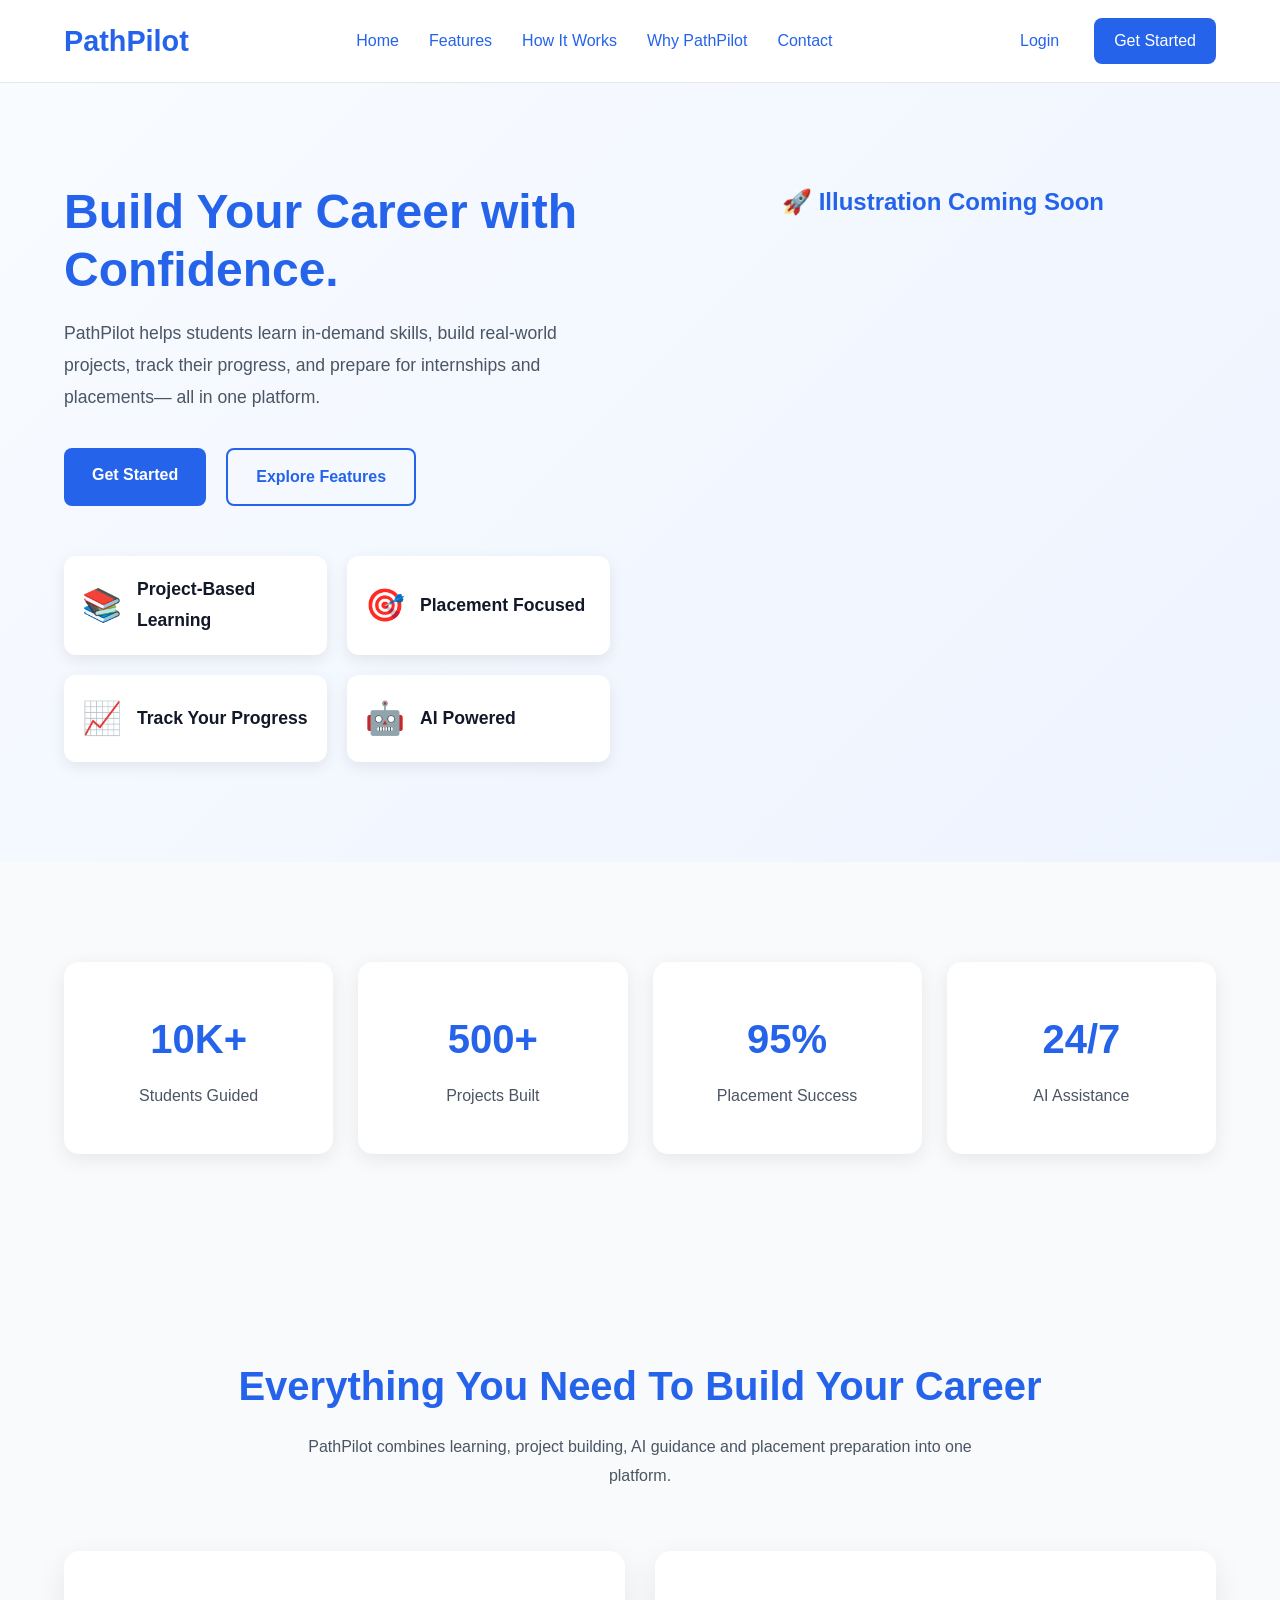
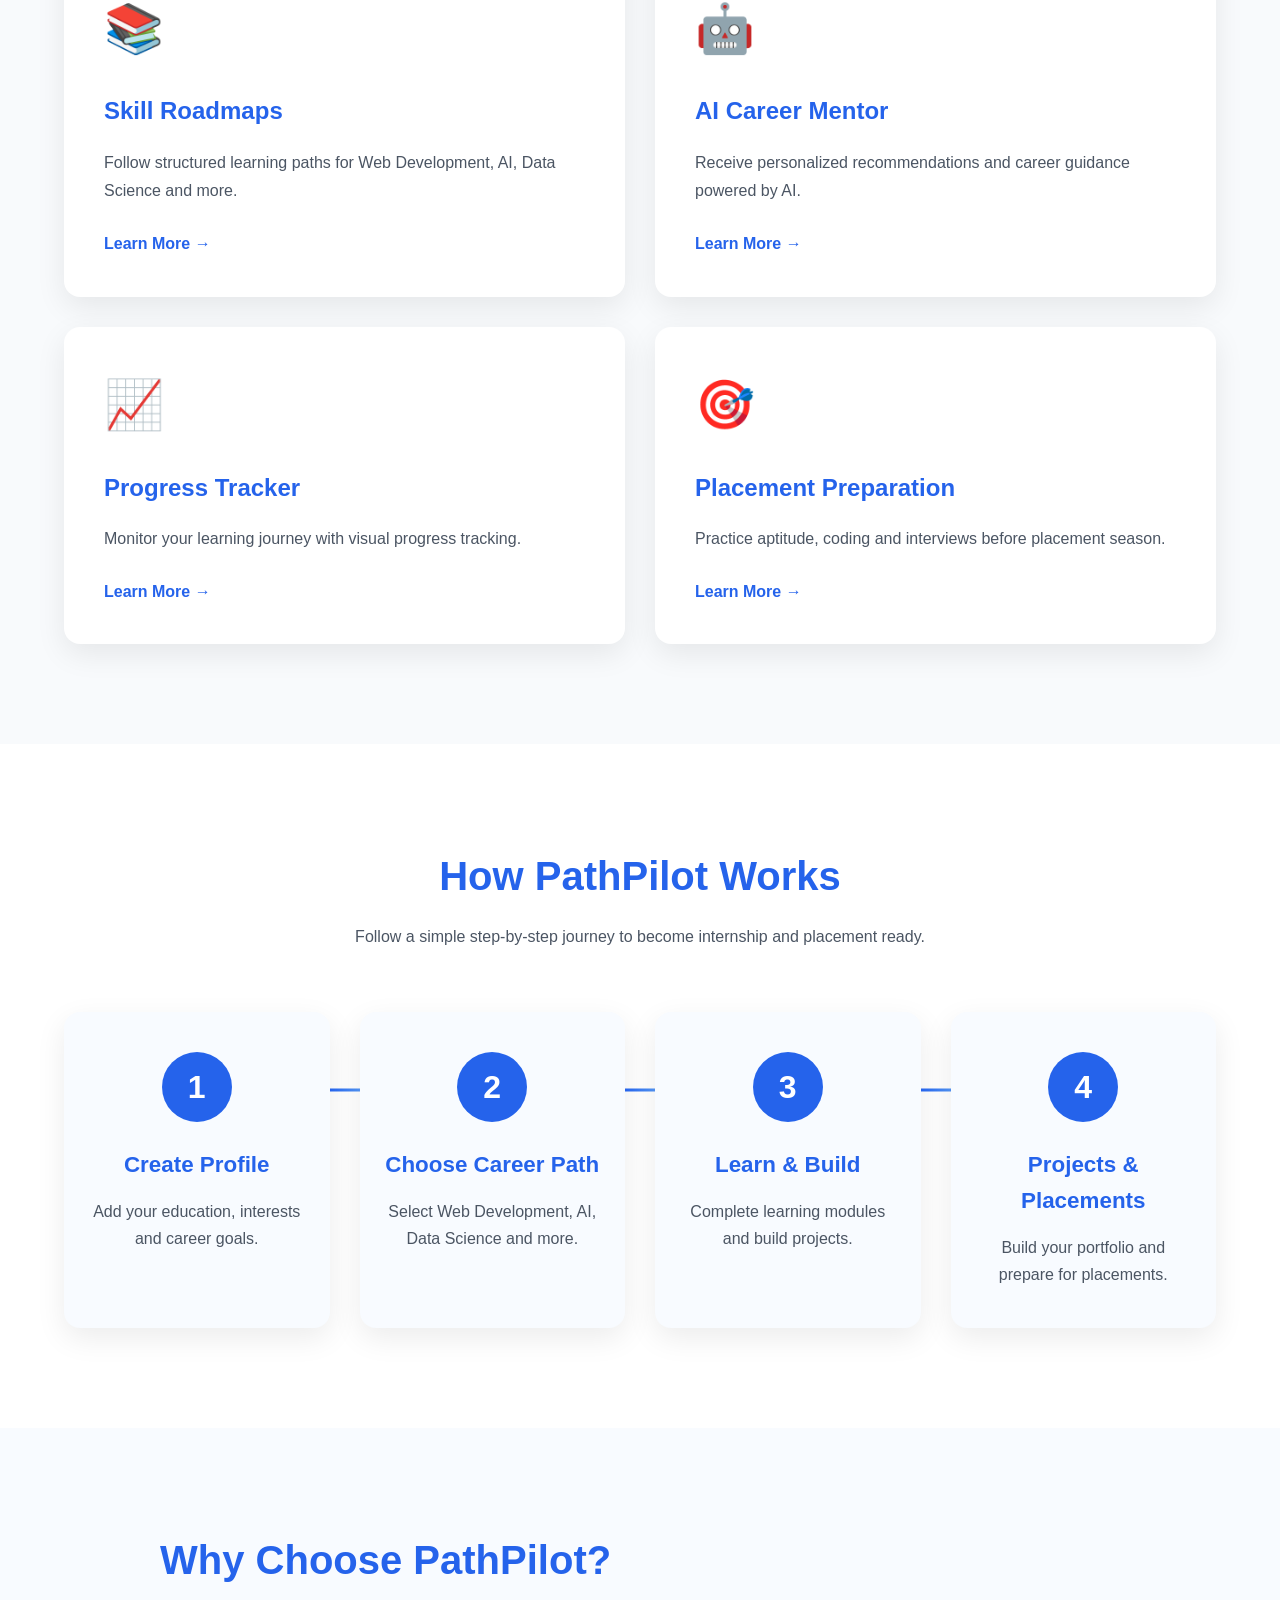
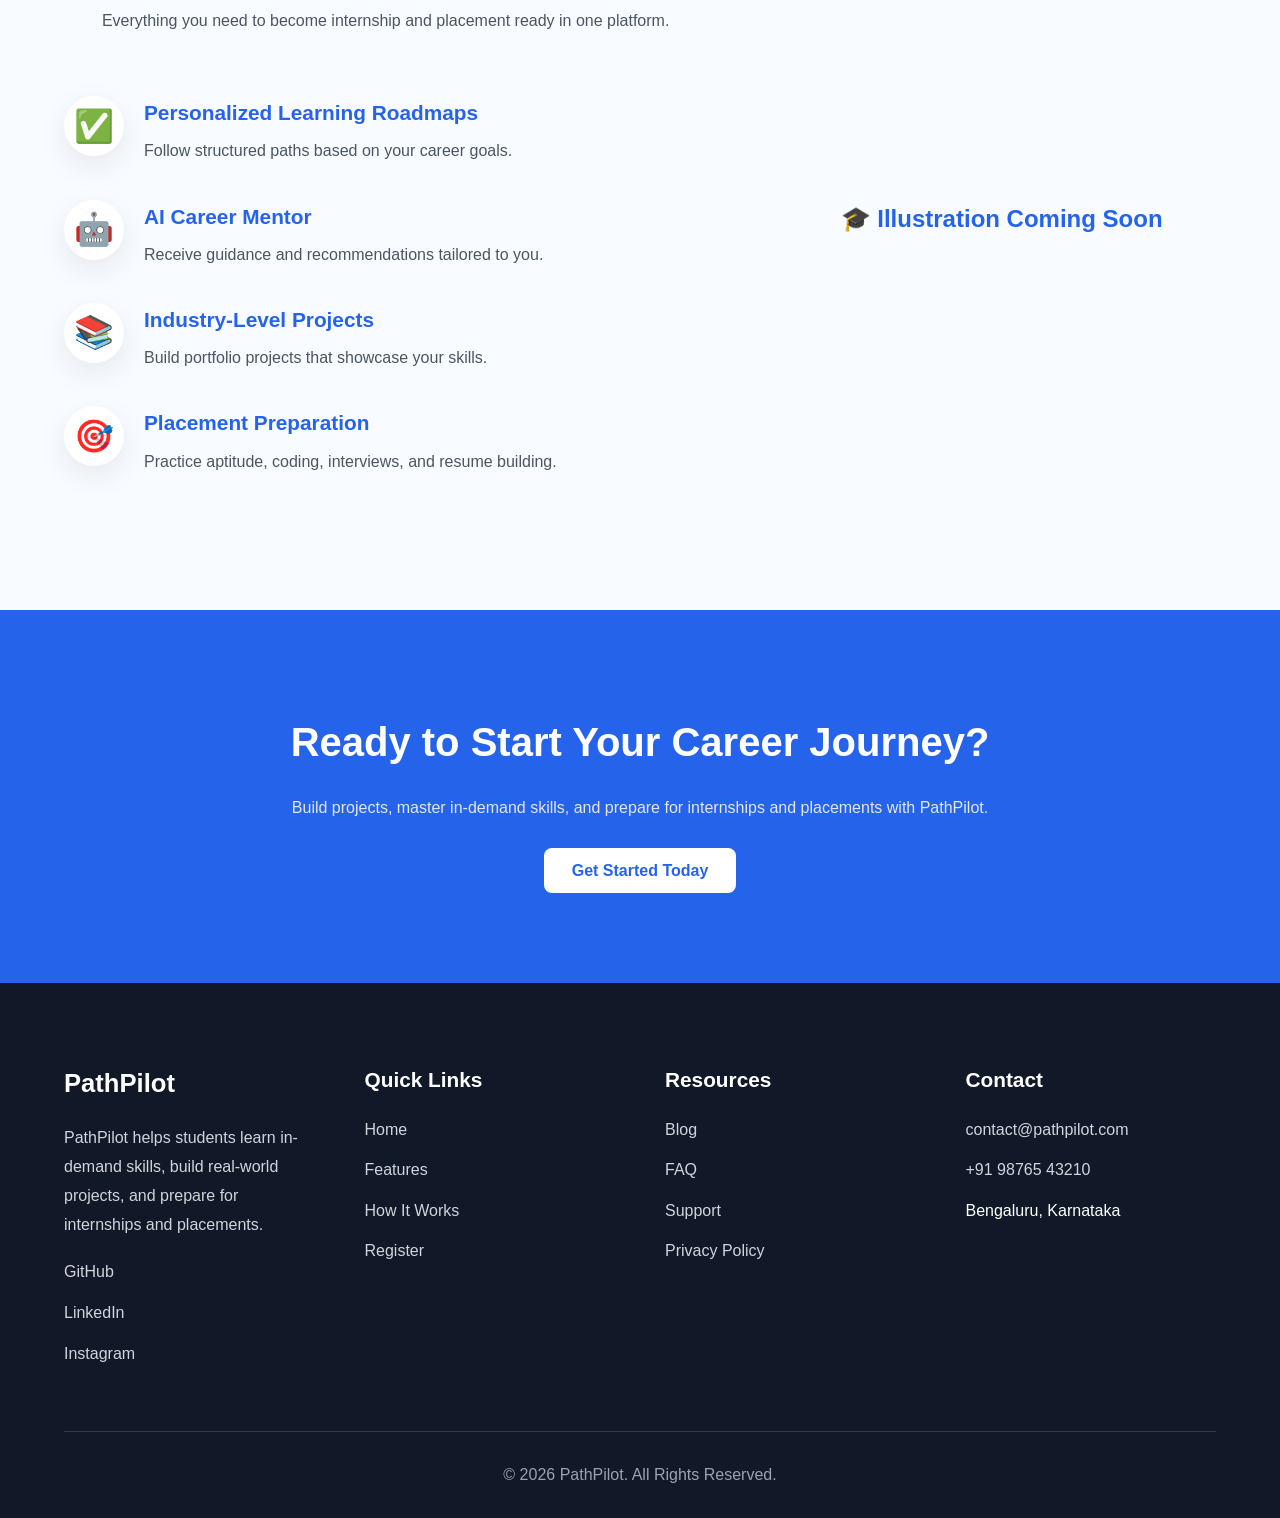
<file: frontend/index.html>
<!DOCTYPE html>
<html lang="en">
<head>
    <meta charset="UTF-8">
    <meta name="viewport" content="width=device-width, initial-scale=1.0">
    <title>PathPilot | Your Personalized Career Development Hub</title>
    <link rel="stylesheet" href="assets/css/style.css">
</head>
<body>

    <!-- Header -->
    <header>
      <nav class="navbar">
        <div class="container">

          <div class="logo">
            <h1><a href="index.html">PathPilot</a></h1>
          </div>

          <ul class="nav-links">
              <li><a href="#hero">Home</a></li>
              <li><a href="#features">Features</a></li>
              <li><a href="#how-it-works">How It Works</a></li>
              <li><a href="#why-pathpilot">Why PathPilot</a></li>
              <li><a href="#contact">Contact</a></li>
          </ul>

            <div class="nav-buttons">
                <a href="#" class="btn-login" aria-disabled="true">Login</a>
                <a href="pages/profile.html" class="btn-primary">Get Started</a>
            </div>
            <button class="menu-toggle" aria-label="Open navigation">
                ☰
            </button>

        </div>
      </nav>

    </header>

    <!-- Main Content -->
    <main>

        <!-- Hero Section -->
        <!-- ================= HERO SECTION ================= -->
      <section id="hero">

          <div class="container">

              <div class="hero-content">

                  <!-- LEFT COLUMN -->
                  <div class="hero-text">

                      <h2>Build Your Career with Confidence.</h2>

                      <p>
                          PathPilot helps students learn in-demand skills,
                          build real-world projects, track their progress,
                          and prepare for internships and placements—
                          all in one platform.
                      </p>

                      <div class="hero-buttons">
                          <a href="pages/profile.html" class="btn-primary">Get Started</a>
                          <a href="#" class="btn-secondary">Explore Features</a>
                      </div>

                      <div class="hero-features">

                        <div class="feature-card">
                            <span>📚</span>
                            <p>Project-Based Learning</p>
                        </div>

                        <div class="feature-card">
                            <span>🎯</span>
                            <p>Placement Focused</p>
                        </div>

                        <div class="feature-card">
                            <span>📈</span>
                            <p>Track Your Progress</p>
                        </div>

                        <div class="feature-card">
                            <span>🤖</span>
                            <p>AI Powered</p>
                        </div>

                      </div>

                  </div>

                  <!-- RIGHT COLUMN -->
                  <div class="hero-image">

                      <h2>🚀 Illustration Coming Soon</h2>

                  </div>

              </div>

          </div>

      </section>

      <section id="statistics">

    <div class="container">

        <div class="stats-grid">

            <div class="stat-card">
                <h3>10K+</h3>
                <p>Students Guided</p>
            </div>

            <div class="stat-card">
                <h3>500+</h3>
                <p>Projects Built</p>
            </div>

            <div class="stat-card">
                <h3>95%</h3>
                <p>Placement Success</p>
            </div>

            <div class="stat-card">
                <h3>24/7</h3>
                <p>AI Assistance</p>
            </div>

        </div>

    </div>

  </section>


        <!-- Features Section -->
        <section id="features">

          <div class="container">

              <div class="section-heading">

                  <h2>Everything You Need To Build Your Career</h2>

                  <p>
                      PathPilot combines learning, project building,
                      AI guidance and placement preparation into one platform.
                  </p>

              </div>

              <div class="features-grid">

                  <div class="feature-box">

                      <div class="feature-icon">📚</div>

                      <h3>Skill Roadmaps</h3>

                      <p>
                          Follow structured learning paths for Web Development,
                          AI, Data Science and more.
                      </p>

                      <a href="#">Learn More →</a>

                  </div>

                  <div class="feature-box">

                      <div class="feature-icon">🤖</div>

                      <h3>AI Career Mentor</h3>

                      <p>
                          Receive personalized recommendations and career
                          guidance powered by AI.
                      </p>

                      <a href="#">Learn More →</a>

                  </div>

                  <div class="feature-box">

                      <div class="feature-icon">📈</div>

                      <h3>Progress Tracker</h3>

                      <p>
                          Monitor your learning journey with visual progress
                          tracking.
                      </p>

                      <a href="#">Learn More →</a>

                  </div>

                  <div class="feature-box">

                      <div class="feature-icon">🎯</div>

                      <h3>Placement Preparation</h3>

                      <p>
                          Practice aptitude, coding and interviews before
                          placement season.
                      </p>

                      <a href="#">Learn More →</a>

                  </div>

              </div>

          </div>

      </section>

        <!-- How It Works Section -->
        <section id="how-it-works">

            <div class="container">

                <div class="section-heading">

                    <h2>How PathPilot Works</h2>

                    <p>
                        Follow a simple step-by-step journey to become
                        internship and placement ready.
                    </p>

                </div>

                <div class="timeline">

                    <div class="step">
                        <div class="step-number">1</div>
                        <h3>Create Profile</h3>
                        <p>
                            Add your education, interests and career goals.
                        </p>
                    </div>

                    <div class="step">
                        <div class="step-number">2</div>
                        <h3>Choose Career Path</h3>
                        <p>
                            Select Web Development, AI, Data Science and more.
                        </p>
                    </div>

                    <div class="step">
                        <div class="step-number">3</div>
                        <h3>Learn & Build</h3>
                        <p>
                            Complete learning modules and build projects.
                        </p>
                    </div>

                    <div class="step">
                        <div class="step-number">4</div>
                        <h3>Projects & Placements</h3>
                        <p>
                            Build your portfolio and prepare for placements.
                        </p>
                    </div>

                </div>

            </div>

        </section>

        <!-- Why Choose PathPilot -->
        <section id="why-pathpilot">

            <div class="container">

                <div class="why-content">

                    <div class="why-text">

                        <div class="section-heading">
                            <h2>Why Choose PathPilot?</h2>

                            <p>
                                Everything you need to become internship
                                and placement ready in one platform.
                            </p>
                        </div>

                        <div class="benefit">

                            <div class="benefit-icon">✅</div>

                            <div class="benefit-text">
                                <h3>Personalized Learning Roadmaps</h3>
                                <p>Follow structured paths based on your career goals.</p>
                            </div>

                        </div>

                        <div class="benefit">

                            <div class="benefit-icon">🤖</div>

                            <div class="benefit-text">
                                <h3>AI Career Mentor</h3>
                                <p>Receive guidance and recommendations tailored to you.</p>
                            </div>

                        </div>

                        <div class="benefit">

                            <div class="benefit-icon">📚</div>

                            <div class="benefit-text">
                                <h3>Industry-Level Projects</h3>
                                <p>Build portfolio projects that showcase your skills.</p>
                            </div>

                        </div>

                        <div class="benefit">

                            <div class="benefit-icon">🎯</div>

                            <div class="benefit-text">
                                <h3>Placement Preparation</h3>
                                <p>Practice aptitude, coding, interviews, and resume building.</p>
                            </div>

                        </div>

                    </div>

                    <div class="why-image">

                        <h2>🎓 Illustration Coming Soon</h2>

                    </div>

                </div>

            </div>

        </section>

        <!-- Call To Action -->
        <section id="cta">
            <div class="container">
                <div class="cta-content">

                    <h2>Ready to Start Your Career Journey?</h2>

                    <p>
                        Build projects, master in-demand skills, and prepare for internships
                        and placements with PathPilot.
                    </p>

                    <a href="pages/profile.html" class="btn-primary">
                        Get Started Today
                    </a>

                </div>
            </div>
        </section>

    </main>

    <!-- Footer -->
    <footer id="contact">

        <div class="container">

            <div class="footer-grid">

                <!-- Column 1 -->
                <div class="footer-column">

                    <h3>
                        <a href="#hero" class="footer-logo">PathPilot</a>
                    </h3>

                    <p>
                        PathPilot helps students learn in-demand skills,
                        build real-world projects, and prepare for
                        internships and placements.
                    </p>

                    <ul class="social-links">

                        <li>
                            <a href="https://github.com/kr-aaditya"
                                target="_blank"
                                rel="noopener noreferrer">
                                    GitHub
                            </a>
                        </li>

                        <li>
                            <a href="https://www.linkedin.com/in/aaditya-kumar-636170346"
                                target="_blank"
                                rel="noopener noreferrer">
                                    LinkedIn
                            </a>
                        </li>

                        <li>
                            <a href="https://instagram.com/kr_aaditya4"
                            target="_blank"
                            rel="noopener noreferrer">
                                Instagram
                            </a>
                        </li>

                    </ul>

                </div>

                <!-- Column 2 -->
                <div class="footer-column">

                    <h3>Quick Links</h3>

                    <ul>

                        <li><a href="#hero">Home</a></li>

                        <li><a href="#features">Features</a></li>

                        <li><a href="#how-it-works">How It Works</a></li>

                        <li><a href="pages/register.html">Register</a></li>

                    </ul>

                </div>

                <!-- Column 3 -->
                <div class="footer-column">

                    <h3>Resources</h3>

                    <ul>

                        <li><a href="#">Blog</a></li>

                        <li><a href="#">FAQ</a></li>

                        <li><a href="#">Support</a></li>

                        <li><a href="#">Privacy Policy</a></li>

                    </ul>

                </div>

                <!-- Column 4 -->
                <div class="footer-column">

                    <h3>Contact</h3>

                    <ul>

                        <li>
                            <a href="mailto:contact@pathpilot.com">
                                contact@pathpilot.com
                            </a>
                        </li>

                        <li>
                            <a href="tel:+919876543210">
                                +91 98765 43210
                            </a>
                        </li>

                        <li>
                            Bengaluru, Karnataka
                        </li>

                    </ul>

                </div>

            </div>

            <hr>

            <div class="footer-bottom">

                <p>
                    &copy; 2026 PathPilot. All Rights Reserved.
                </p>

            </div>

        </div>

    </footer>
<script src="assets/js/script.js"></script>
</body>
</html>
</file>
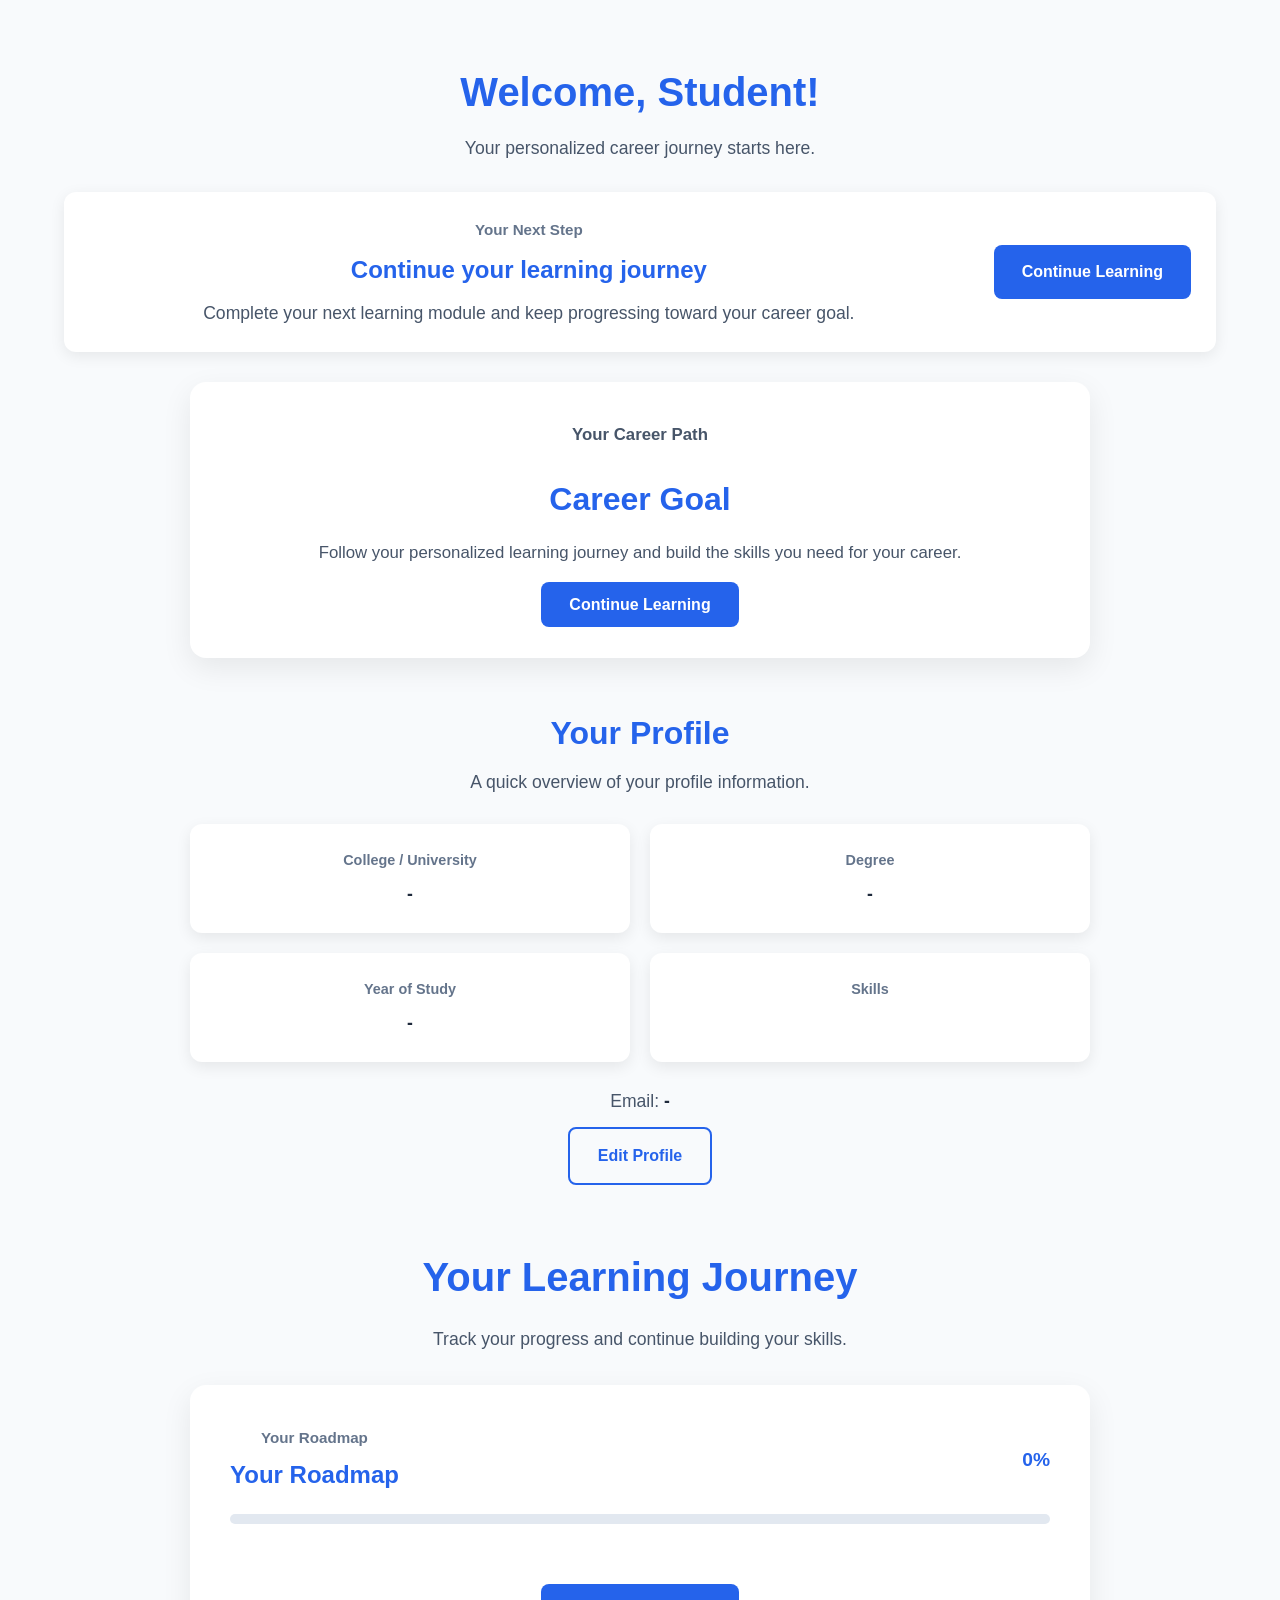
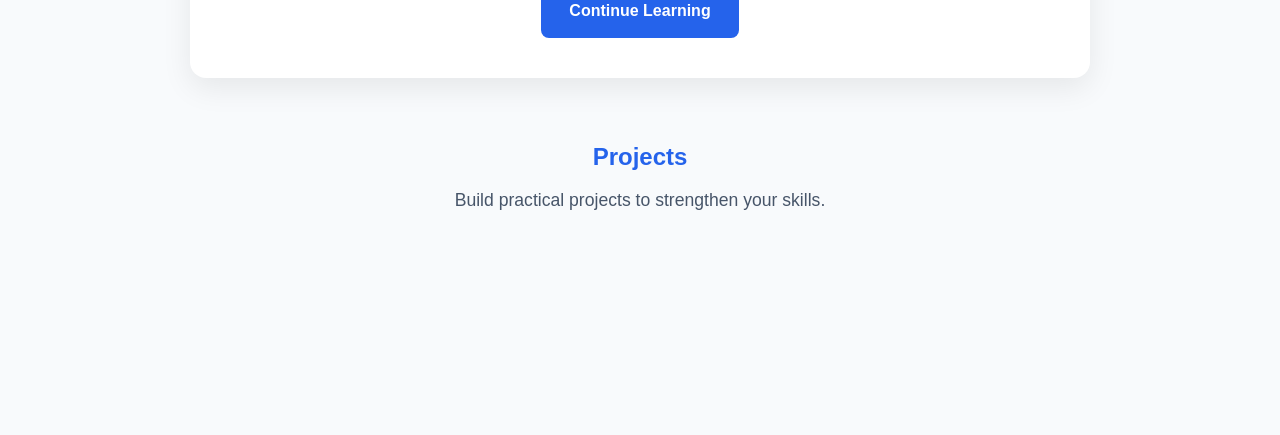
<file: frontend/pages/dashboard.html>
<!DOCTYPE html>
<html lang="en">

<head>

    <meta charset="UTF-8">

    <meta name="viewport"
          content="width=device-width, initial-scale=1.0">

    <title>Dashboard | PathPilot</title>

    <link rel="stylesheet" href="../assets/css/style.css">

</head>

<body>

    <main>

        <section class="dashboard-section">

            <div class="container">

              <div class="dashboard-header">

                <h1>Welcome, <span id="user-name">Student</span>!</h1>

                <p>
                  Your personalized career journey starts here.
                </p>
                <div class="next-step-card">

                    <div class="next-step-content">

                        <span class="card-label">Your Next Step</span>

                        <h2 id="next-step-title">
                            Continue your learning journey
                        </h2>

                        <p id="next-step-description">
                            Complete your next learning module and keep progressing toward your career goal.
                        </p>

                    </div>

                    <a href="learning.html"
                    class="btn-primary"
                    id="next-step-btn">
                        Continue Learning
                    </a>

                </div>

                <div class="career-card">
                  <div class="career-card-content">
                    <p class="card-label">Your Career Path</p>
                      <h2 id="career-goal-display">Career Goal</h2>
                    <p>
                      Follow your personalized learning journey and build
                      the skills you need for your career.
                    </p>
                    <a href="learning.html" class="btn-primary">
                        Continue Learning
                    </a>
                  </div>
                </div>
                <div class="profile-summary">

                  <div class="section-heading">
                      <h2>Your Profile</h2>
                      <p>A quick overview of your profile information.</p>
                  </div>

                  <div class="profile-info-grid">

                      <div class="profile-info-card">
                          <span>College / University</span>
                          <strong id="profile-college">-</strong>
                      </div>

                      <div class="profile-info-card">
                          <span>Degree</span>
                          <strong id="profile-degree">-</strong>
                      </div>

                      <div class="profile-info-card">
                          <span>Year of Study</span>
                          <strong id="profile-year">-</strong>
                      </div>

                      <div class="profile-info-card">
                          <span>Skills</span>
                          <div id="profile-skills" class="skill-tags"></div>
                      </div>

                  </div>
                  <p class="profile-email">
                    Email:
                    <strong id="profile-email">-</strong>
                  </p>
                </div>
                <a href="profile.html" class="btn-secondary edit-profile-btn">
                    Edit Profile
                </a>
                <section class="learning-journey">

                    <div class="section-heading">

                        <h2>Your Learning Journey</h2>

                        <p>
                            Track your progress and continue building your skills.
                        </p>

                    </div>

                    <div class="learning-card">

                        <div class="learning-card-header">

                            <div>
                                <span class="card-label">Your Roadmap</span>

                                <h3 id="roadmap-title">Your Roadmap</h3>
                            </div>

                            <span id="progress-percent">0%</span>

                        </div>

                        <div class="progress-bar">

                            <div
                                class="progress-fill"
                                id="progress-fill"
                            ></div>

                        </div>

                        <div class="learning-modules" id="learning-modules">

                            <!-- Learning modules will be generated by JavaScript -->

                        </div>

                        <a href="learning.html" class="btn-primary">
                            Continue Learning
                        </a>

                    </div>

                </section>
                <!-- ==========================================
                PROJECTS
                ========================================== -->

                <section class="projects-section">

                    <div class="container">

                        <div class="section-header">

                            <h2>Projects</h2>

                            <p>
                                Build practical projects to strengthen your skills.
                            </p>

                        </div>

                        <div
                            class="projects-grid"
                            id="projects-grid"
                        >
                            <!-- Projects will be generated by JavaScript -->
                        </div>
                        <div class="project-details" id="project-details"></div>
                                <!-- Selected project details will appear here -->
                    </div>

                    </div>

                </section>
              
              </div>
            </div>

        </section>

    </main>

    <script src="../assets/js/script.js"></script>

</body>

</html>
</file>
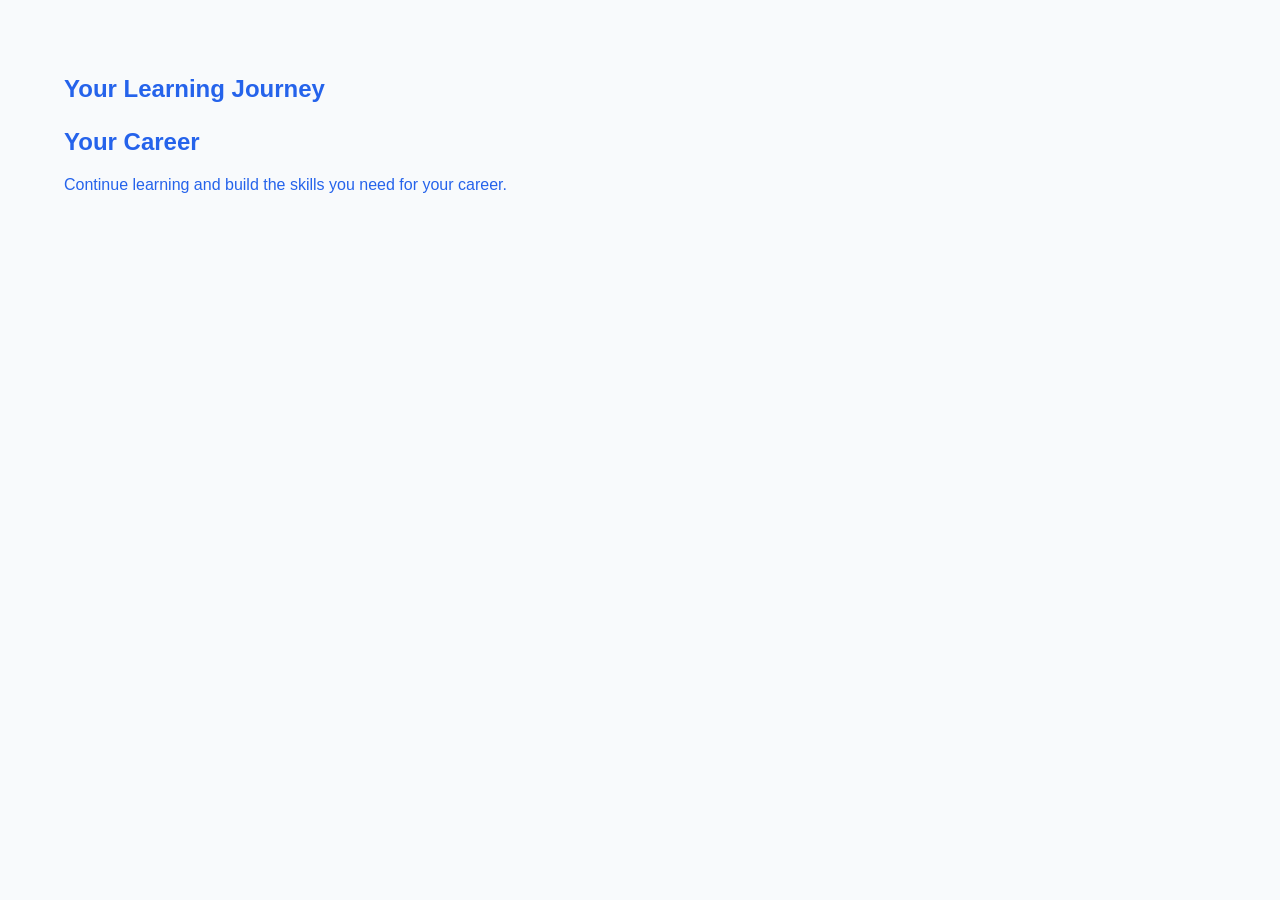
<file: frontend/pages/learning.html>
<!DOCTYPE html>
<html lang="en">

<head>

    <meta charset="UTF-8">

    <meta
        name="viewport"
        content="width=device-width, initial-scale=1.0"
    >

    <title>Learning | PathPilot</title>

    <link
        rel="stylesheet"
        href="../assets/css/style.css"
    >

</head>

<body>

    <main>

        <section class="learning-page">

            <div class="container">

                <div class="learning-page-header">

                    <h1 id="learning-title">
                        Your Learning Journey
                    </h1>

                    <h2 id="career-title">
                        Your Career
                    </h2>

                    <p>
                        Continue learning and build the skills
                        you need for your career.
                    </p>

                </div>
                <div class="learning-page-modules" id="learning-page-modules">

                  <!-- Modules will be generated by JavaScript -->

              </div>
              <div class="module-learning-content" id="module-learning-content">

                  <!-- Selected module content will appear here -->

              </div>
            </div>

        </section>

    </main>

    <script src="../assets/js/script.js"></script>

</body>

</html>
</file>
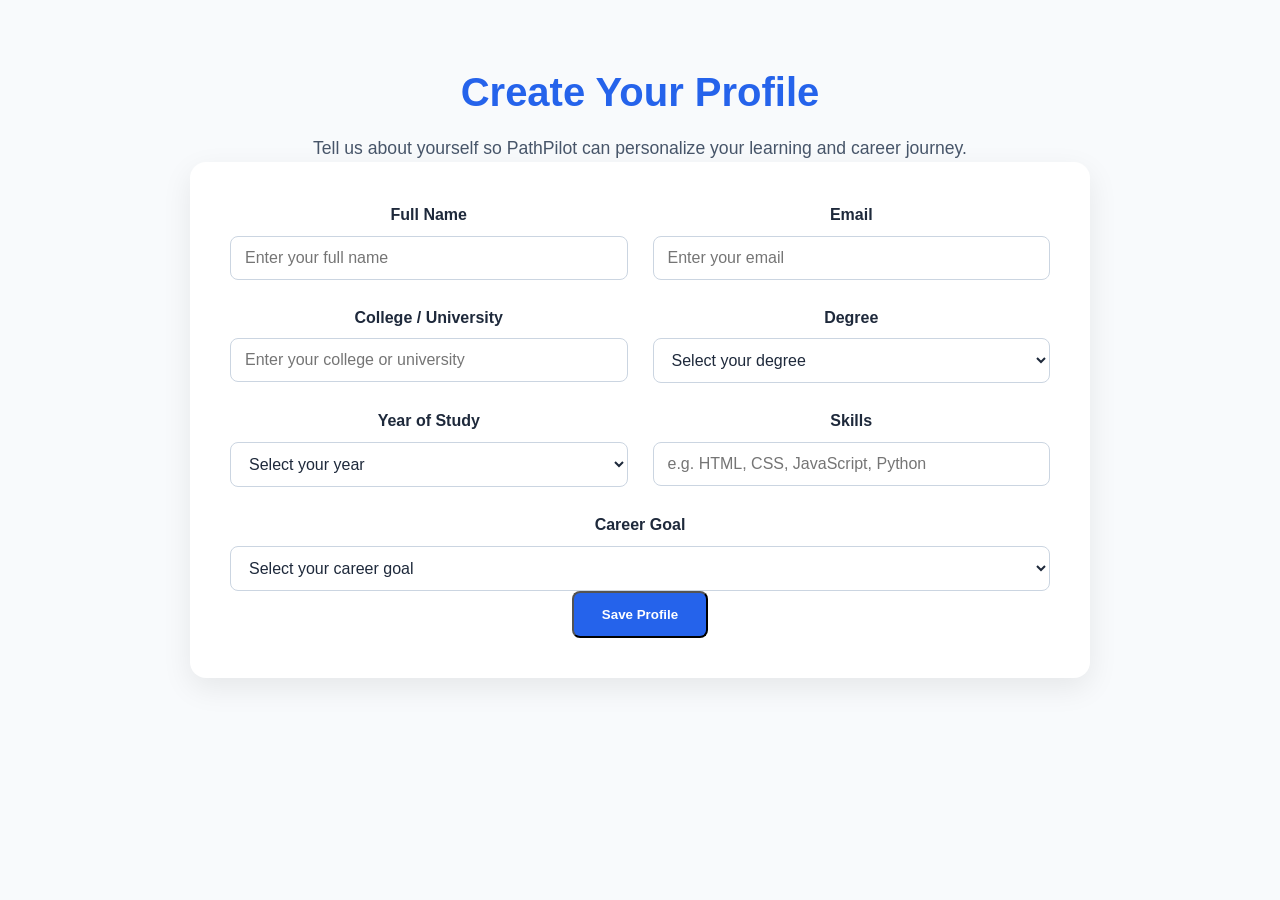
<file: frontend/pages/profile.html>
<!DOCTYPE html>
<html lang="en">

<head>
    <meta charset="UTF-8">
    <meta name="viewport" content="width=device-width, initial-scale=1.0">

    <title>Create Profile | PathPilot</title>

    <link rel="stylesheet" href="../assets/css/style.css">
</head>

<body>
  <main>

    <section class="profile-section">

        <div class="container">

            <div class="profile-header">

              <h1>Create Your Profile</h1>

                <p>
                    Tell us about yourself so PathPilot can personalize
                    your learning and career journey.
                </p>

              <form class="profile-form" id="profile-form">

                <div class="form-grid">

                    <!-- Full Name -->
                    <div class="form-group">

                        <label for="full-name">Full Name</label>

                        <input
                            type="text"
                            id="full-name"
                            name="full_name"
                            placeholder="Enter your full name"
                            required
                        >

                    </div>

                    <!-- Email -->
                    <div class="form-group">

                        <label for="email">Email</label>

                        <input
                            type="email"
                            id="email"
                            name="email"
                            placeholder="Enter your email"
                            required
                        >

                    </div>

                    <!-- College -->
                    <div class="form-group">

                        <label for="college">College / University</label>

                        <input
                            type="text"
                            id="college"
                            name="college"
                            placeholder="Enter your college or university"
                            required
                        >

                    </div>

                    <!-- Degree -->
                    <div class="form-group">

                        <label for="degree">Degree</label>

                        <select id="degree" name="degree" required>

                            <option value="">Select your degree</option>
                            <option value="btech">B.Tech</option>
                            <option value="be">B.E.</option>
                            <option value="bca">BCA</option>
                            <option value="bsc">B.Sc.</option>
                            <option value="mca">MCA</option>
                            <option value="mtech">M.Tech</option>
                            <option value="other">Other</option>

                        </select>

                    </div>

                    <!-- Year -->
                    <div class="form-group">

                        <label for="year">Year of Study</label>

                        <select id="year" name="year" required>

                            <option value="">Select your year</option>
                            <option value="1">1st Year</option>
                            <option value="2">2nd Year</option>
                            <option value="3">3rd Year</option>
                            <option value="4">4th Year</option>

                        </select>

                    </div>

                    <!-- Skills -->
                    <div class="form-group">

                        <label for="skills">Skills</label>

                        <input
                            type="text"
                            id="skills"
                            name="skills"
                            placeholder="e.g. HTML, CSS, JavaScript, Python"
                            required
                        >

                    </div>

                    <!-- Career Goal -->
                    <div class="form-group career-goal-group">

                        <label for="career-goal">Career Goal</label>

                        <select id="career-goal" name="career_goal" required>

                            <option value="">Select your career goal</option>
                            <option value="web-development">Web Development</option>
                            <option value="ai-ml">AI / ML</option>
                            <option value="data-science">Data Science</option>
                            <option value="cloud-devops">Cloud / DevOps</option>
                            <option value="cybersecurity">Cybersecurity</option>
                            <option value="mobile-development">Mobile Development</option>

                        </select>

                    </div>

                </div>

                <button type="submit" class="btn-primary">
                    Save Profile
                </button>

            </form>
              <div id="profile-message" class="profile-message"></div>
            </div>

        </div>

    </section>

  </main>
<script src="../assets/js/script.js"></script>
</body>

</html>
</file>
<file: frontend/assets/css/style.css>
* {
    box-sizing: border-box;
}

/* ==========================================
   VARIABLES
========================================== */

:root{
    --primary-color:#2563eb;
    --primary-hover:#1d4ed8;

    --text-dark:#111827;
    --text-light:#4b5563;

    --background:#f8fbff;
    --card-bg:#ffffff;

    --card-radius:16px;

    --shadow:0 10px 30px rgba(0,0,0,0.08);
}

/* ===========================
   CSS RESET
=========================== */

* {
    margin: 0;
    padding: 0;
    box-sizing: border-box;
}

/* ===========================
   GLOBAL STYLES
=========================== */

/* ==========================================
   CONTAINER
========================================== */

.container{
    width:90%;
    max-width:1200px;
    margin:0 auto;
}
body {
    font-family: Arial, sans-serif;
    background-color: #f8fafc;
    color:var(--primary-color);
    line-height: 1.6;
}



/* ==========================================
   NAVBAR
========================================== */

.navbar {
    background-color: white;
    border-bottom: 1px solid #e5e7eb;
}

.navbar .container {
    display: flex;
    justify-content: space-between;
    align-items: center;
    padding: 18px 0;
}
.menu-toggle {
    display: none;
}

.navbar .container {
    position: relative;
}

.nav-links.active {
    position: absolute;
    top: 100%;
    left: 0;
    width: 100%;

    flex-direction: column;
    align-items: center;

    background: white;
    padding: 20px 0;
    gap: 15px;
}

.nav-buttons.active {
    position: absolute;
    top: calc(100% + 180px);
    left: 0;
    width: 100%;

    justify-content: center;
    padding: 20px 0;
    background: white;
}
/* ===========================
   NAVIGATION LINKS
=========================== */

.nav-links {
    display: flex;
    list-style: none;
    gap: 30px;
}

.nav-links a {
    text-decoration: none;
    color:var(--primary-color);
    font-weight: 500;
    transition: color 0.3s ease;
}

.nav-links a:hover {
    color:var(--primary-color);
}
/* ===========================
   NAVIGATION BUTTONS
=========================== */

.nav-buttons {
    display: flex;
    gap: 15px;
}

.nav-buttons a {
    text-decoration: none;
    padding: 10px 20px;
    border-radius: 8px;
    font-weight: 500;
}

.nav-buttons a:first-child {
    color:var(--primary-color);
}

.nav-buttons a:last-child {
    background-color: #2563eb;
    color: white;
}


.logo a {
    text-decoration: none;
    color: #2563eb;
    font-size: 1.8rem;
    font-weight: bold;
}

/* ==========================================
   HERO SECTION
========================================== */

#hero{
    padding:80px 0;
    background: linear-gradient(
        135deg,
        #f8fbff 0%,
        #eef4ff 100%
    );
}

.hero-content{
    display:flex;
    justify-content:space-between;
    align-items:center;
    gap:60px;
}

.hero-text{
    flex:1;
}

.hero-image{
    flex:1;
    display:flex;
    justify-content:center;
    align-items:center;
}

/* ==========================================
   HERO TEXT
========================================== */

.hero-text h2{
    font-size:3rem;
    line-height:1.2;
    margin-bottom:20px;
}

.hero-text p{
    font-size:1.1rem;
    color:#4b5563;
    line-height:1.8;
    max-width:520px;
    margin-bottom:35px;
}

.hero-buttons{
    display:flex;
    gap:20px;
}

.btn-primary,
.btn-secondary{
    text-decoration:none;
    padding:14px 28px;
    border-radius:8px;
    font-weight:600;
    transition:
      background-color 0.3s ease,
      color 0.3s ease;
}

.btn-primary{
    background:#2563eb;
    color:white;
}

.btn-secondary{
    border:2px solid #2563eb;
    color:#2563eb;
}

.btn-primary:hover{
    background:#1d4ed8;
}

.btn-secondary:hover{
    background:#2563eb;
    color:white;
}



/* ==========================================
   HERO FEATURES
========================================== */

.hero-features{
    display:grid;
    grid-template-columns:repeat(2,1fr);
    gap:20px;
    margin-top:50px;
}

.feature-card{
    display:flex;
    align-items:center;
    gap:15px;
    padding:18px;
    background:#ffffff;
    border-radius:12px;
    box-shadow:0 5px 15px rgba(0,0,0,0.08);

    transition:
        transform 0.3s ease,
        box-shadow 0.3s ease;
}

.feature-card:hover{
    transform:translateY(-8px);

    box-shadow:0 15px 30px rgba(37,99,235,0.15);

    cursor:pointer;
}
.feature-card span{
    font-size:2rem;
}

.feature-card p{
    margin:0;
    color:#111827;
    font-weight:600;
}
.hero-content{
  align-items:flex-start;
}

/* ==========================================
   HERO SECTION
========================================== */

#hero{
    padding: 100px 0;

    background: linear-gradient(
        135deg,
        #f8fbff 0%,
        #eef4ff 100%
    );
}

/* ==========================================
   STATISTICS SECTION
========================================== */

#statistics{
    padding:100px 0;
}

.stats-grid{
    display:grid;
    grid-template-columns:repeat(4,1fr);
    gap:25px;
}

.stat-card{

    background:white;

    padding:45px 25px;

    border-radius:15px;

    text-align:center;

    box-shadow:0 5px 20px rgba(0,0,0,0.08);

    transition:
        transform 0.3s ease,
        box-shadow 0.3s ease;
}

.stat-card:hover{

    transform:translateY(-8px);

    box-shadow:0 15px 35px rgba(37,99,235,0.15);

}

.stat-card h3{

    font-size:2.5rem;

    color:#2563eb;

    margin-bottom:12px;
}

.stat-card p{

    color:#4b5563;

    font-size:1rem;

    font-weight:500;
}

/* ==========================================
   FEATURES SECTION
========================================== */

#features{
    padding:100px 0;
}

.section-heading{
    text-align:center;
    margin-bottom:60px;
}

.section-heading h2{
    font-size:2.5rem;
    margin-bottom:15px;
}

.section-heading p{
    max-width:700px;
    margin:0 auto;
    color:#4b5563;
    line-height:1.8;
}

.features-grid{

    display:grid;

    grid-template-columns:repeat(2,1fr);

    gap:30px;

}

.feature-box{

    background:white;

    padding:40px;

    border-radius:16px;

    box-shadow:0 10px 30px rgba(0,0,0,0.08);

    transition:
        transform .3s ease,
        box-shadow .3s ease;

}

.feature-box:hover{

    transform:translateY(-10px);

    box-shadow:0 20px 40px rgba(37,99,235,.15);

}

.feature-icon{

    font-size:3rem;

    margin-bottom:25px;

}

.feature-box h3{

    margin-bottom:18px;

    font-size:1.5rem;

}

.feature-box p{

    color:#4b5563;

    line-height:1.8;

    margin-bottom:25px;

}

.feature-box a{

    text-decoration:none;

    color:#2563eb;

    font-weight:600;

}

/* ==========================================
   HOW IT WORKS
========================================== */

#how-it-works{
    padding:100px 0;
    background:#ffffff;
}

.timeline{

    display:grid;

    grid-template-columns:repeat(4,1fr);

    gap:30px;

    margin-top:60px;

}
.step{

    position:relative;

    text-align:center;

    padding:40px 25px;

    background:#f8fbff;

    border-radius:16px;

    box-shadow:0 10px 30px rgba(0,0,0,.08);

    transition:
        transform .3s ease,
        box-shadow .3s ease;

}

.step:hover{

    transform:translateY(-8px);

    box-shadow:0 20px 40px rgba(37,99,235,.15);

}
.step-number{

    width:70px;

    height:70px;

    margin:0 auto 25px;

    border-radius:50%;

    background:#2563eb;

    color:white;

    display:flex;

    justify-content:center;

    align-items:center;

    font-size:2rem;

    font-weight:700;

}

.step h3{

    margin-bottom:15px;

    font-size:1.4rem;

}

.step p{

    color:#4b5563;

    line-height:1.7;

}

.step::after{

    content:"";

    position:absolute;

    top:78px;

    left:100%;

    transform:translateY(-50%);

    width:40px;

    height:3px;

    background:linear-gradient(
    to right,
    #2563eb,
    #60a5fa
);
}
.step:last-child::after{

    display:none;

}

/* ==========================================
   WHY CHOOSE PATHPILOT
========================================== */

#why-pathpilot{
    padding:100px 0;
    background:var(--background);
}

.why-content{

    display:flex;

    justify-content:space-between;

    align-items:center;

    gap:80px;

}

.why-text{

    flex:1.2;

}

.why-image{

    flex:0.8;

    display:flex;

    justify-content:center;

    align-items:center;

}
.benefit{

    display:flex;

    align-items:flex-start;

    gap:20px;

    margin-bottom:35px;

}
.benefit-icon{

    font-size:2rem;

    width:60px;

    height:60px;

    background:white;

    border-radius:50%;

    display:flex;

    justify-content:center;

    align-items:center;

    box-shadow:var(--shadow);

    flex-shrink:0;

}

.benefit-text h3{

    margin-bottom:8px;

    font-size:1.3rem;

}

.benefit-text p{

    color:var(--text-light);

    line-height:1.7;

}

/* ==========================================
   CTA SECTION
========================================== */

#cta{
    padding:100px 0;
    background:var(--primary-color);
}

.cta-content{
    text-align:center;
    color:white;
}

.cta-content h2{
    font-size:2.5rem;
    margin-bottom:20px;
}

.cta-content p{
    max-width:800px;
    margin:0 auto 35px;
    line-height:1.8;
    color:#e5e7eb;
}
.cta-content .btn-primary{

    background:white;

    color:var(--primary-color);

}

.cta-content .btn-primary:hover{

    background:#f3f4f6;

}

/* ==========================================
   FOOTER
========================================== */

footer{

    background:#111827;

    color:white;

    padding:80px 0 30px;

}

.footer-grid{

    display:grid;

    grid-template-columns:repeat(4,1fr);

    gap:50px;

    margin-bottom:50px;

}

.footer-column{

    display:flex;

    flex-direction:column;

}

.footer-column h3{

    margin-bottom:20px;

    font-size:1.3rem;

}

.footer-column p{

    color:#d1d5db;

    line-height:1.8;

    margin-bottom:20px;

}

.footer-column ul{

    list-style:none;

    padding:0;

}

.footer-column li{

    margin-bottom:15px;

}

.footer-column a{

    text-decoration:none;

    color:#d1d5db;

    transition:color .3s ease;

}

.footer-column a:hover{

    color:white;

}

.footer-logo{

    color:white !important;

    font-size:1.6rem;

    font-weight:700;

}

hr{

    border:none;

    border-top:1px solid rgba(255,255,255,.15);

    margin:30px 0;

}

.footer-bottom{

    text-align:center;

}

.footer-bottom p{

    color:#9ca3af;

}

/* ========================================== RESPONSIVE DESIGN ========================================== */ 
@media (max-width:768px){

    .hero-content{
        flex-direction:column;
        text-align:center;
    }

    .features-grid{
        grid-template-columns:repeat(2,1fr);
    }
    .why-content {
    flex-direction: column;
    gap: 40px;
    }

    .why-text,
    .why-image {
        width: 100%;
    }

    .why-image {
        display: flex;
        justify-content: center;
    }
    .stats-grid {
        grid-template-columns: repeat(2, 1fr);
    }
    .timeline {
        grid-template-columns: 1fr;
    }
    .step::after {
        width: 2px;
        height: 40px;
        top: 100%;
        left: 50%;
        transform: translateX(-50%);
    }
    .step:last-child::after {
        display: none;
    }
    .hero-title {
        font-size: 2.5rem;
    }
    .cta-heading {
        font-size: 2rem;
    }
    .footer-grid {
        grid-template-columns: repeat(2, 1fr);
    }
    .nav-links,
    .nav-buttons {
        display: none;
    }

    .menu-toggle {
        display: block;
        border: none;
        background: none;
        font-size: 1.8rem;
        cursor: pointer;
    }
    .nav-links.active {
    position: absolute;
    top: 100%;
    left: 0;
    width: 100%;

    display: flex;
    flex-direction: column;
    align-items: center;

    background-color: white;
    padding: 20px 0;
    gap: 15px;
    }

    .nav-buttons.active {
        position: absolute;
        top: calc(100% + 250px);
        left: 0;
        width: 100%;

        display: flex;
        justify-content: center;

        background-color: white;
        padding: 15px 0;
    }
    .feature-box {
        padding: 20px;
        min-width: 0;
    }

    @media (max-width: 768px) {

    .profile-section {
        padding: 40px 0;
    }

    .profile-header h1 {
        font-size: 2rem;
    }

    .profile-header p {
        font-size: 1rem;
    }

    .profile-form {
        padding: 25px;
    }

    .form-grid {
        grid-template-columns: 1fr;
    }

    .career-goal-group {
        grid-column: auto;
    }

    }
    .profile-info-grid {
        grid-template-columns: 1fr;
    }

    .profile-summary {
        margin-top: 40px;
    }

    .learning-journey {
        margin-top: 40px;
    }

    .learning-card {
        padding: 25px;
    }

    .learning-card-header {
        flex-direction: column;
        align-items: flex-start;
    }

    .learning-card-header h3 {
        font-size: 1.3rem;
    }
}

/* ==========================================
   PROFILE PAGE
========================================== */

.profile-section {
    padding: 60px 0;
}

.profile-header {
    text-align: center;
    margin-bottom: 40px;
}

.profile-header h1 {
    font-size: 2.5rem;
    margin-bottom: 10px;
}

.profile-header p {
    color: #475569;
    font-size: 1.1rem;
}
.profile-form {
    max-width: 900px;
    margin: 0 auto;
    background: #ffffff;
    padding: 40px;
    border-radius: 16px;
    box-shadow: 0 10px 30px rgba(0, 0, 0, 0.08);
}

.form-grid {
    display: grid;
    grid-template-columns: repeat(2, 1fr);
    gap: 25px;
}
.form-group {
    display: flex;
    flex-direction: column;
    gap: 8px;
}

.form-group label {
    font-size: 1rem;
    font-weight: 600;
    color: #1e293b;
}

.form-group input,
.form-group select {
    width: 100%;
    padding: 12px 14px;

    border: 1px solid #cbd5e1;
    border-radius: 8px;

    font-size: 1rem;
    font-family: inherit;

    background-color: #ffffff;
    color: #1e293b;
}
.form-group input:focus,
.form-group select:focus {
    outline: none;
    border-color: #2563eb;
}
.form-group:last-child {
    grid-column: 1 / -1;
}
.career-goal-group {
    grid-column: 1 / -1;
}

/* ==========================================
   DASHBOARD PAGE
========================================== */

.dashboard-section {
    padding: 60px 0;
}

.dashboard-header {
    text-align: center;
    margin-bottom: 40px;
}

.dashboard-header h1 {
    font-size: 2.5rem;
    margin-bottom: 10px;
}

.dashboard-header p {
    color: #475569;
    font-size: 1.1rem;
}
.career-card {
    max-width: 900px;
    margin: 0 auto;

    background: #ffffff;

    padding: 40px;

    border-radius: 16px;

    box-shadow: 0 10px 30px rgba(0, 0, 0, 0.08);
}

.career-card-content {
    text-align: center;
}

.card-label {
    color: #64748b;
    font-size: 0.95rem;
    font-weight: 600;
    margin-bottom: 8px;
}

.career-card h2 {
    font-size: 2rem;
    margin-bottom: 15px;
}

.career-card p {
    color: #475569;
    font-size: 1.05rem;
    margin-bottom: 25px;
}

/* ==========================================
   DASHBOARD PROFILE SUMMARY
========================================== */

.profile-summary {
    max-width: 900px;
    margin: 50px auto 0;
}

.profile-summary .section-heading {
    text-align: center;
    margin-bottom: 25px;
}

.profile-summary .section-heading h2 {
    font-size: 2rem;
    margin-bottom: 8px;
}

.profile-summary .section-heading p {
    color: #475569;
}

.profile-info-grid {
    display: grid;
    grid-template-columns: repeat(2, 1fr);
    gap: 20px;
}

.profile-info-card {
    background: #ffffff;
    padding: 25px;
    border-radius: 12px;
    box-shadow: 0 5px 15px rgba(0, 0, 0, 0.08);

    display: flex;
    flex-direction: column;
    gap: 8px;
}

.profile-info-card span {
    color: #64748b;
    font-size: 0.9rem;
    font-weight: 600;
}

.profile-info-card strong {
    color: #1e293b;
    font-size: 1.1rem;
}
.profile-email {
    text-align: center;
    margin-top: 25px;
    color: #64748b;
}

.profile-email strong {
    color: #1e293b;
    font-weight: 600;
}

.skill-tags {
    display: flex;
    flex-wrap: wrap;
    gap: 8px;
    justify-content: center;
}

.skill-tag {
    display: inline-block;

    padding: 6px 12px;

    background-color: #eff6ff;
    color: #2563eb;

    border-radius: 20px;

    font-size: 0.9rem;
    font-weight: 600;
}

/* ==========================================
   NEXT STEP
========================================== */

.next-step-card {
    display: flex;
    justify-content: space-between;
    align-items: center;
    gap: 25px;

    margin: 30px 0;
    padding: 25px;

    background: #ffffff;
    border-radius: 12px;

    box-shadow: 0 4px 15px rgba(0, 0, 0, 0.08);
}

.next-step-content {
    flex: 1;
}

.next-step-card h2 {
    margin: 8px 0 10px;
}

.next-step-card p {
    margin-bottom: 0;
}

.next-step-card .btn-primary {
    flex-shrink: 0;
}


/* Mobile */

@media (max-width: 768px) {

    .next-step-card {
        flex-direction: column;
        align-items: flex-start;
    }

    .next-step-card .btn-primary {
        width: 100%;
        text-align: center;
    }

}
/* ==========================================
   LEARNING JOURNEY
========================================== */

.learning-journey {
    max-width: 900px;
    margin: 60px auto 0;
}

.learning-journey .section-heading {
    text-align: center;
    margin-bottom: 30px;
}

.learning-card {
    background: #ffffff;
    padding: 40px;
    border-radius: 16px;
    box-shadow: 0 10px 30px rgba(0, 0, 0, 0.08);
}

.learning-card-header {
    display: flex;
    justify-content: space-between;
    align-items: center;
    gap: 20px;
    margin-bottom: 20px;
}

.learning-card-header h3 {
    margin-top: 5px;
    font-size: 1.5rem;
}

#progress-percent {
    font-size: 1.2rem;
    font-weight: 700;
    color: #2563eb;
}

/* Progress bar */

.progress-bar {
    width: 100%;
    height: 10px;

    background-color: #e2e8f0;

    border-radius: 10px;

    overflow: hidden;

    margin-bottom: 30px;
}

.progress-fill {
    width: 0%;
    height: 100%;

    background-color: #2563eb;

    border-radius: 10px;

    transition: width 0.4s ease;
}

/* Learning modules */

.learning-modules {
    display: flex;
    flex-direction: column;
    gap: 18px;
}

.learning-module {
    display: flex;
    align-items: flex-start;
    gap: 15px;

    padding: 15px;

    border-radius: 10px;

    background-color: #f8fafc;
}

.module-status {
    font-size: 1.2rem;
    font-weight: 700;
    color: #64748b;
}

.learning-module.completed .module-status {
    color: #2563eb;
}

.learning-module h4 {
    margin-bottom: 4px;
    font-size: 1rem;
}

.learning-module p {
    color: #64748b;
    font-size: 0.9rem;
}

.learning-card > .btn-primary {
    display: block;
    width: fit-content;
    margin: 30px auto 0;
}

.learning-module {
    cursor: pointer;
    transition: transform 0.2s ease, box-shadow 0.2s ease;
}

.learning-module:hover {
    transform: translateY(-2px);
    box-shadow: 0 4px 12px rgba(0, 0, 0, 0.08);
}

/* ==========================================
   LEARNING PAGE
========================================== */

.learning-page {
    padding: 70px 0;
    min-height: 100vh;
}

.learning-page-header {
    margin-bottom: 40px;
}

.learning-page-header h1 {
    margin-bottom: 15px;
}

.learning-page-header h2 {
    margin-bottom: 10px;
}

.learning-page-header p {
    margin-bottom: 0;
}


/* ==========================================
   LEARNING PAGE MODULES
========================================== */

.learning-page-modules {
    display: flex;
    flex-direction: column;
    gap: 20px;
}

.learning-page-module {
    display: flex;
    align-items: center;
    gap: 20px;

    padding: 25px;

    background: #ffffff;

    border-radius: 12px;

    box-shadow: 0 4px 15px rgba(0, 0, 0, 0.08);

    transition: transform 0.2s ease,
                box-shadow 0.2s ease;
}

.learning-page-module:hover {
    transform: translateY(-3px);

    box-shadow: 0 8px 20px rgba(0, 0, 0, 0.12);
}


/* Module number */

.learning-page-module-number {
    width: 45px;
    height: 45px;

    display: flex;
    align-items: center;
    justify-content: center;

    border-radius: 50%;

    background: #2563eb;
    color: #ffffff;

    font-weight: bold;

    flex-shrink: 0;
}


/* Module content */

.learning-page-module-content {
    flex: 1;
}

.learning-page-module-content h3 {
    margin-bottom: 6px;
}

.learning-page-module-content p {
    margin: 0;
}


/* Start button */

.module-start-btn {
    padding: 10px 18px;

    border: none;
    border-radius: 6px;

    background: #2563eb;
    color: #ffffff;

    cursor: pointer;

    font-size: 0.95rem;

    transition: background 0.2s ease;
}

.module-start-btn:hover {
    background: #1d4ed8;
}


/* ==========================================
   LEARNING PAGE MOBILE
========================================== */

@media (max-width: 768px) {

    .learning-page {
        padding: 40px 0;
    }

    .learning-page-module {
        align-items: flex-start;
        flex-wrap: wrap;
    }

    .learning-page-module-content {
        min-width: 0;
    }

    .module-start-btn {
        width: 100%;
        margin-top: 5px;
    }

}

/* ==========================================
   EDIT PROFILE BUTTON
========================================== */

.edit-profile-btn {
    display: block;
    width: fit-content;
    margin: 12px auto 0;
}

/* ==========================================
   PROJECTS SECTION
========================================== */

.projects-section {
    padding: 60px 0;
}

.projects-section .section-header {
    margin-bottom: 30px;
}

.projects-section .section-header h2 {
    margin-bottom: 10px;
}

.projects-section .section-header p {
    margin-bottom: 0;
}


/* ==========================================
   PROJECTS GRID
========================================== */

.projects-grid {
    display: grid;

    grid-template-columns: repeat(2, 1fr);

    gap: 25px;
}


/* ==========================================
   PROJECT CARD
========================================== */

.project-card {
    padding: 25px;

    background: #ffffff;

    border-radius: 12px;

    box-shadow:
        0 4px 15px rgba(0, 0, 0, 0.08);

    transition:
        transform 0.2s ease,
        box-shadow 0.2s ease;
}


.project-card:hover {
    transform: translateY(-3px);

    box-shadow:
        0 8px 20px rgba(0, 0, 0, 0.12);
}


.project-card h3 {
    margin-bottom: 10px;
}


.project-card p {
    margin-bottom: 20px;
}


/* ==========================================
   PROJECT CARD BUTTON
========================================== */

.project-btn {
    display: inline-block;

    padding: 10px 18px;

    border: none;

    border-radius: 6px;

    background: #2563eb;

    color: #ffffff;

    text-decoration: none;

    cursor: pointer;

    font-size: 0.95rem;
}


.project-btn:hover {
    background: #1d4ed8;
}


/* ==========================================
   PROJECTS MOBILE
========================================== */

@media (max-width: 768px) {

    .projects-grid {
        grid-template-columns: 1fr;
    }

}



/* ==========================================
   PROJECT DETAILS
========================================== */

.project-details {
    margin-top: 30px;
}

.project-details-card {
    padding: 30px;
    background: #ffffff;
    border-radius: 12px;
    box-shadow:
        0 4px 15px rgba(0, 0, 0, 0.08);
}

.project-details-card h2 {
    margin-bottom: 15px;
}

.project-details-card p {
    margin-bottom: 15px;
}

.project-details-card h3 {
    margin-top: 20px;
    margin-bottom: 10px;
}

.project-details-card ul {
    padding-left: 20px;
}

.project-details-card li {
    margin-bottom: 8px;
}

.project-start-btn {
    margin-top: 20px;
    padding: 10px 20px;
    border: none;
    border-radius: 6px;
    background: #2563eb;
    color: #ffffff;
    cursor: pointer;
    font-size: 0.95rem;
}

.project-start-btn:hover {
    background: #1d4ed8;
}
</file>
